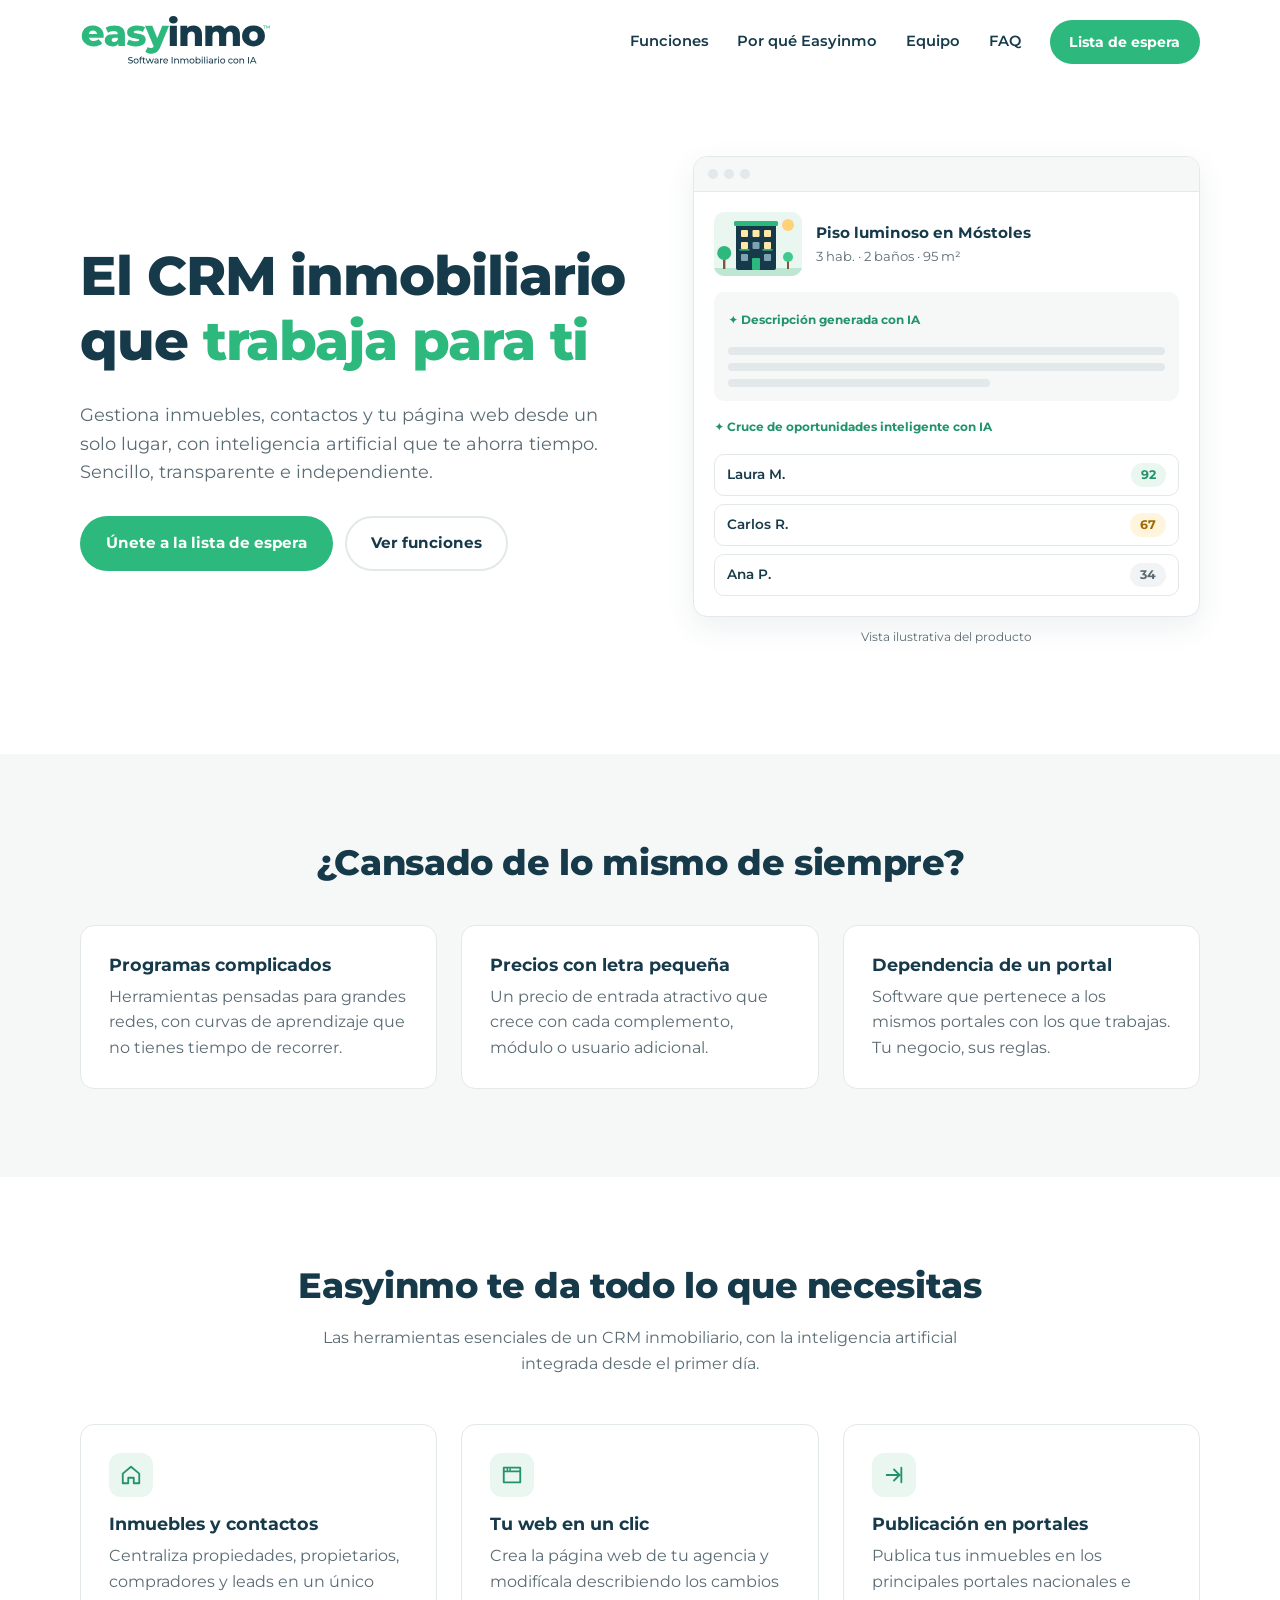
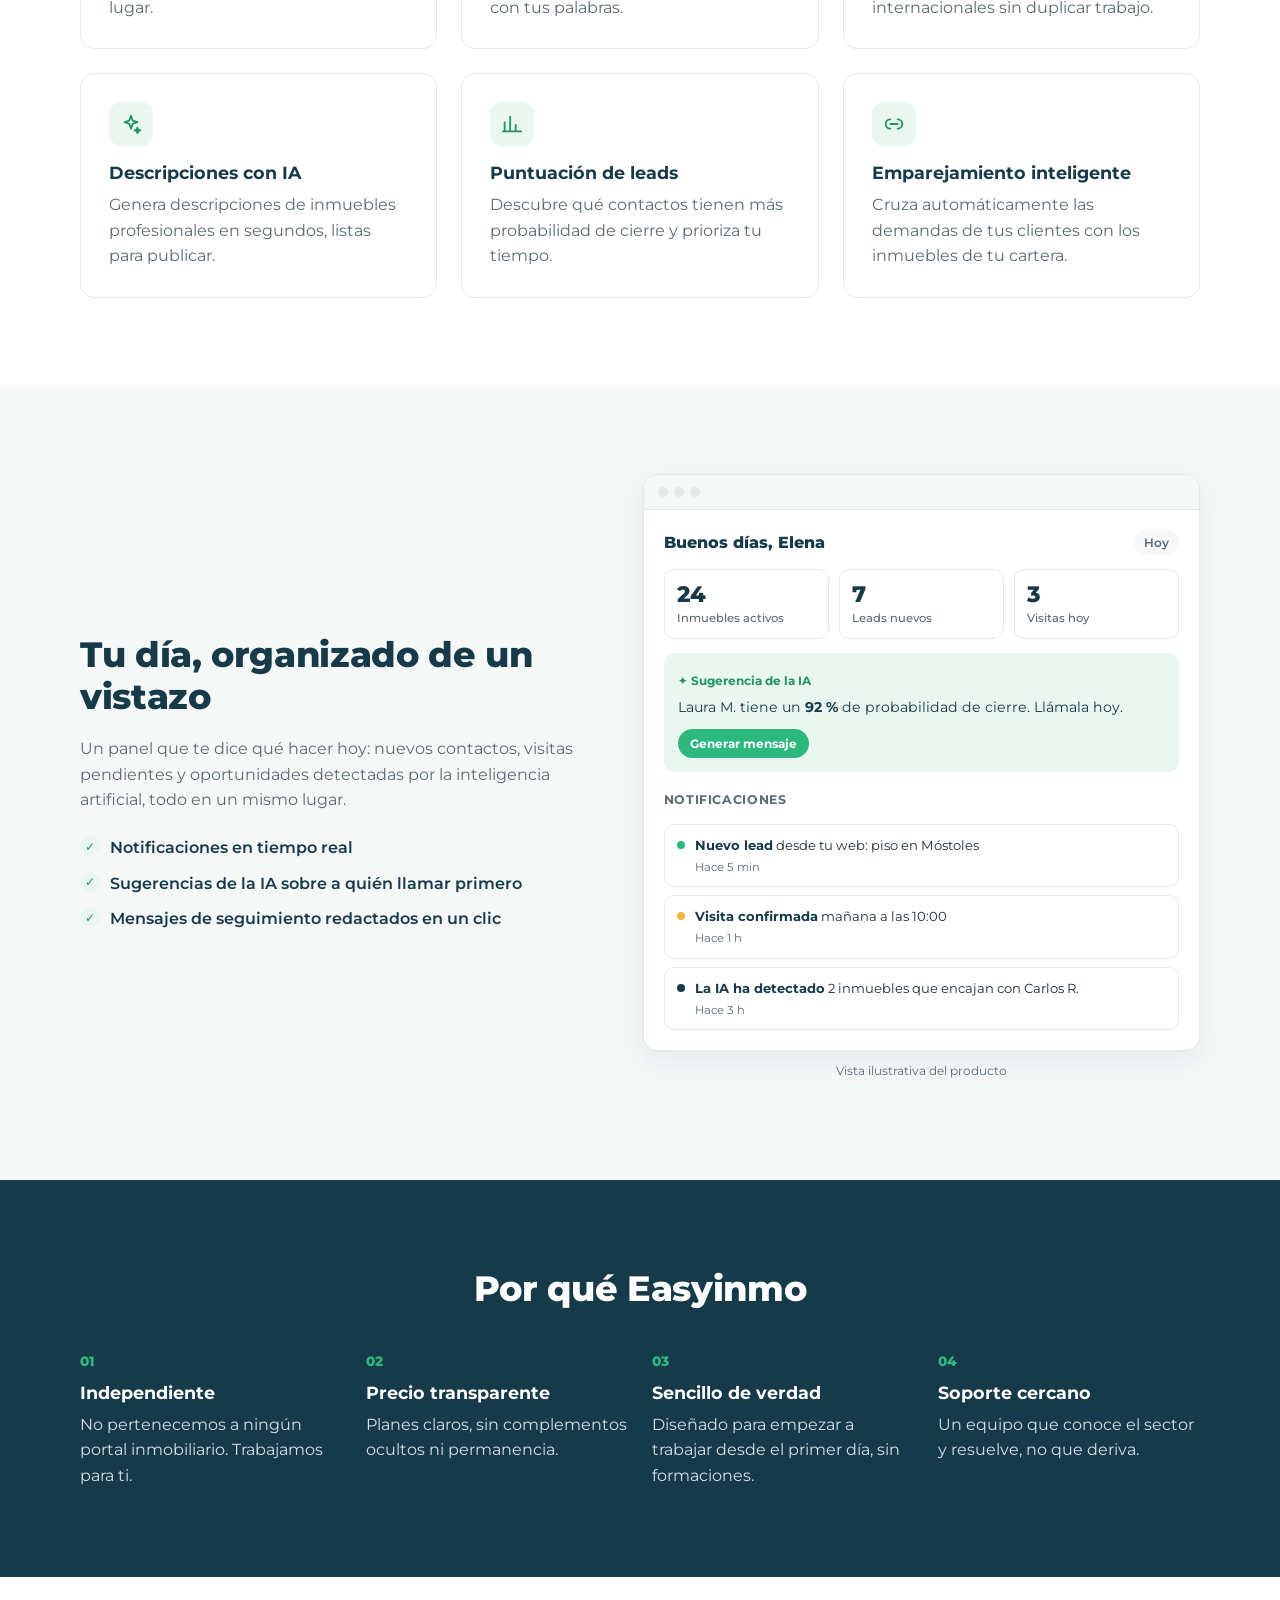
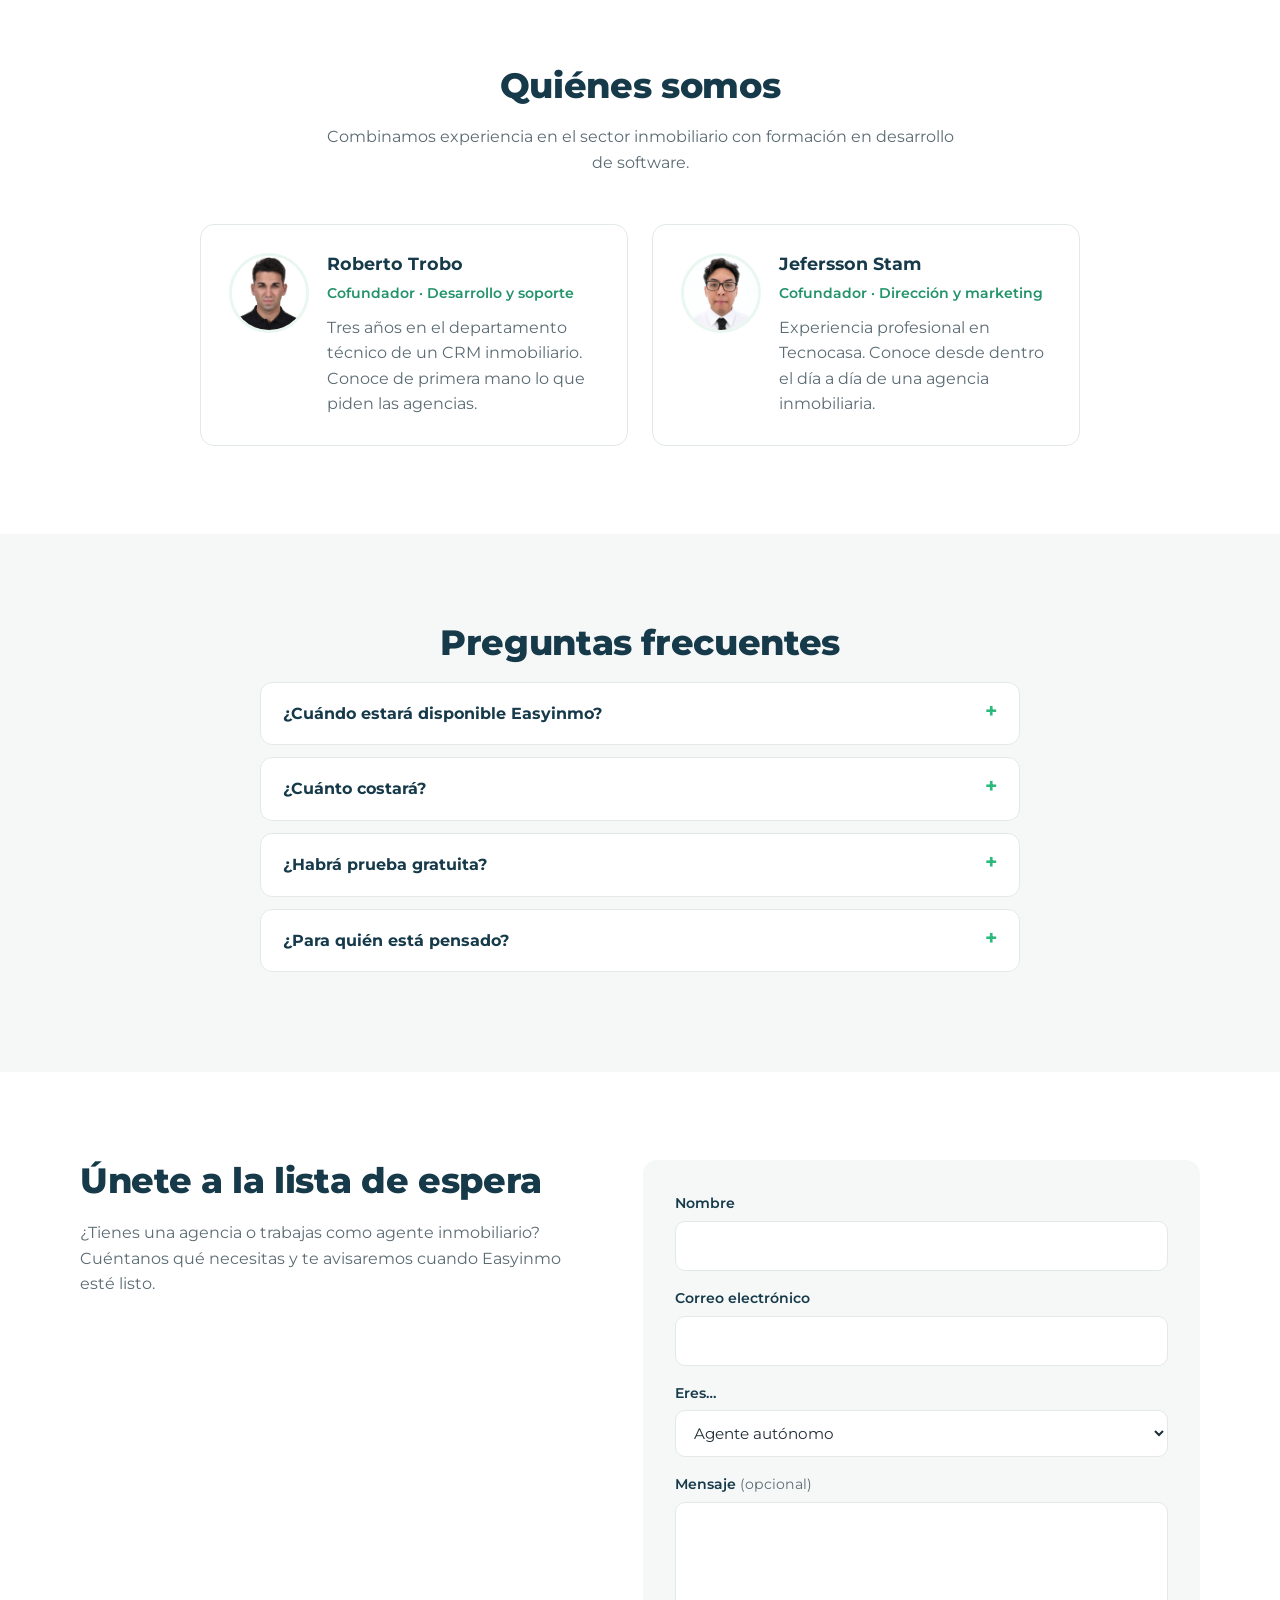
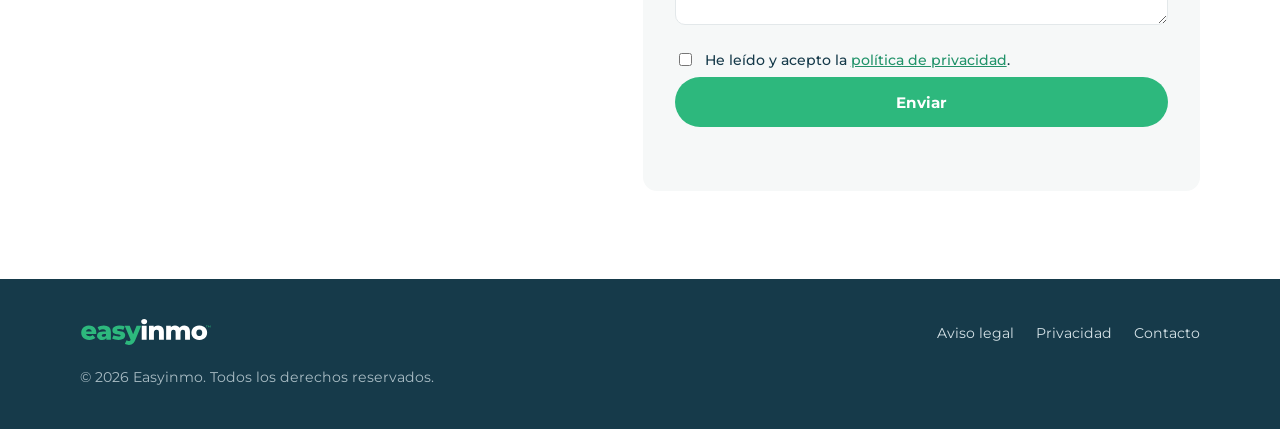
<file: index.html>
<!DOCTYPE html>
<html lang="es">
<head>
  <meta charset="UTF-8">
  <meta name="viewport" content="width=device-width, initial-scale=1.0">
  <title>Easyinmo - Software inmobiliario con IA</title>
  <meta name="description" content="Easyinmo es un CRM inmobiliario sencillo, independiente y potenciado con inteligencia artificial para autónomos y pequeñas agencias. Únete a la lista de espera.">
  <link rel="icon" type="image/svg+xml" href="assets/favicon.svg">

  <link rel="stylesheet" href="styles.css">
</head>
<body>

  <!-- ============ CABECERA ============ -->
  <header class="header" id="header">
    <div class="container header__inner">
      <a href="#inicio" class="header__logo" aria-label="Easyinmo, ir al inicio">
        <img src="assets/logo.svg" alt="Easyinmo · Software inmobiliario con IA" width="192" height="52">
      </a>

      <nav class="nav" id="nav" aria-label="Navegación principal">
        <a href="#funciones">Funciones</a>
        <a href="#por-que">Por qué Easyinmo</a>
        <a href="#equipo">Equipo</a>
        <a href="#faq">FAQ</a>
        <a href="#contacto" class="btn btn--primary btn--sm">Lista de espera</a>
      </nav>

      <button class="nav-toggle" id="navToggle" aria-label="Abrir menú" aria-expanded="false" aria-controls="nav">
        <span></span><span></span><span></span>
      </button>
    </div>
  </header>

  <main>
    <!-- ============ HERO ============ -->
    <section class="hero" id="inicio">
      <div class="container hero__inner">
        <div class="hero__text reveal">
          <!-- <span class="badge">En desarrollo · Lanzamiento en la Comunidad de Madrid</span> -->
          <h1>El CRM inmobiliario que <span class="accent">trabaja para ti</span></h1>
          <p class="lead">Gestiona inmuebles, contactos y tu página web desde un solo lugar, con inteligencia artificial que te ahorra tiempo. Sencillo, transparente e independiente.</p>
          <div class="hero__ctas">
            <a href="#contacto" class="btn btn--primary">Únete a la lista de espera</a>
            <a href="#funciones" class="btn btn--ghost">Ver funciones</a>
          </div>
        </div>

        <!-- Maqueta ilustrativa hecha con HTML/CSS (no es una captura real) -->
        <div class="hero__visual reveal" aria-hidden="true">
          <div class="mock">
            <div class="mock__bar"><span></span><span></span><span></span></div>
            <div class="mock__body">
              <div class="mock__card">
                <div class="mock__img">
                  <!-- Ilustración de un edificio de pisos -->
                  <svg viewBox="0 0 88 64" role="img" aria-label="Ilustración de un piso">
                    <rect width="88" height="64" fill="#E9F7F0"/>
                    <circle cx="74" cy="13" r="6" fill="#FFD27A"/>
                    <rect x="0" y="56" width="88" height="8" fill="#BFE6D2"/>
                    <rect x="22" y="12" width="40" height="46" rx="2" fill="#163A4A"/>
                    <rect x="20" y="9" width="44" height="5" rx="1.5" fill="#2DB87D"/>
                    <g fill="#FFE9A8">
                      <rect x="27" y="18" width="7" height="7" rx="1"/><rect x="38.5" y="18" width="7" height="7" rx="1"/><rect x="50" y="18" width="7" height="7" rx="1"/>
                      <rect x="27" y="30" width="7" height="7" rx="1"/><rect x="50" y="30" width="7" height="7" rx="1"/>
                    </g>
                    <g fill="#7FA3B3">
                      <rect x="38.5" y="30" width="7" height="7" rx="1"/>
                      <rect x="27" y="42" width="7" height="7" rx="1"/><rect x="50" y="42" width="7" height="7" rx="1"/>
                    </g>
                    <rect x="25.5" y="37" width="10" height="1.6" fill="#2DB87D"/><rect x="48.5" y="37" width="10" height="1.6" fill="#2DB87D"/>
                    <rect x="38" y="46" width="8" height="12" rx="1" fill="#2DB87D"/>
                    <rect x="9" y="44" width="2.4" height="13" fill="#7A5A3A"/>
                    <circle cx="10.2" cy="41" r="7" fill="#2DB87D"/>
                    <rect x="73" y="47" width="2" height="10" fill="#7A5A3A"/>
                    <circle cx="74" cy="45" r="5" fill="#3FC98E"/>
                  </svg>
                </div>
                <div>
                  <p class="mock__title">Piso luminoso en Móstoles</p>
                  <p class="mock__meta">3 hab. · 2 baños · 95 m²</p>
                </div>
              </div>
              <div class="mock__ai">
                <span class="chip">✦ Descripción generada con IA</span>
                <div class="line"></div><div class="line"></div><div class="line line--short"></div>
              </div>
              <div class="mock__leads">
                <span class="chip">✦ Cruce de oportunidades inteligente con IA</span>
                <div class="lead-row"><span>Laura M.</span><span class="score score--high">92</span></div>
                <div class="lead-row"><span>Carlos R.</span><span class="score score--mid">67</span></div>
                <div class="lead-row"><span>Ana P.</span><span class="score score--low">34</span></div>
              </div>
            </div>
          </div>
          <p class="mock__caption">Vista ilustrativa del producto</p>
        </div>
      </div>
    </section>

    <!-- ============ EL PROBLEMA ============ -->
    <section class="section section--soft">
      <div class="container">
        <h2 class="section__title reveal">¿Cansado de lo mismo de siempre?</h2>
        <div class="grid grid--3">
          <article class="pain reveal">
            <h3>Programas complicados</h3>
            <p>Herramientas pensadas para grandes redes, con curvas de aprendizaje que no tienes tiempo de recorrer.</p>
          </article>
          <article class="pain reveal">
            <h3>Precios con letra pequeña</h3>
            <p>Un precio de entrada atractivo que crece con cada complemento, módulo o usuario adicional.</p>
          </article>
          <article class="pain reveal">
            <h3>Dependencia de un portal</h3>
            <p>Software que pertenece a los mismos portales con los que trabajas. Tu negocio, sus reglas.</p>
          </article>
        </div>
      </div>
    </section>

    <!-- ============ FUNCIONES ============ -->
    <section class="section" id="funciones">
      <div class="container">
        <h2 class="section__title reveal">Easyinmo te da todo lo que necesitas</h2>
        <p class="section__intro reveal">Las herramientas esenciales de un CRM inmobiliario, con la inteligencia artificial integrada desde el primer día.</p>

        <div class="grid grid--3">
          <article class="feature reveal">
            <div class="feature__icon"><svg viewBox="0 0 24 24"><path d="M3 10.5 12 3l9 7.5V21h-6v-6H9v6H3z"/></svg></div>
            <h3>Inmuebles y contactos</h3>
            <p>Centraliza propiedades, propietarios, compradores y leads en un único lugar.</p>
          </article>
          <article class="feature reveal">
            <div class="feature__icon"><svg viewBox="0 0 24 24"><path d="M3 4h18v16H3zM3 8h18M7 6h.01M10 6h.01"/></svg></div>
            <h3>Tu web en un clic</h3>
            <p>Crea la página web de tu agencia y modifícala describiendo los cambios con tus palabras.</p>
          </article>
          <article class="feature reveal">
            <div class="feature__icon"><svg viewBox="0 0 24 24"><path d="M4 12h12M12 6l6 6-6 6M20 4v16"/></svg></div>
            <h3>Publicación en portales</h3>
            <p>Publica tus inmuebles en los principales portales nacionales e internacionales sin duplicar trabajo.</p>
          </article>
          <article class="feature reveal">
            <div class="feature__icon"><svg viewBox="0 0 24 24"><path d="M12 3l1.8 5.2L19 10l-5.2 1.8L12 17l-1.8-5.2L5 10l5.2-1.8zM19 16l.8 2.2L22 19l-2.2.8L19 22l-.8-2.2L16 19l2.2-.8z"/></svg></div>
            <h3>Descripciones con IA</h3>
            <p>Genera descripciones de inmuebles profesionales en segundos, listas para publicar.</p>
          </article>
          <article class="feature reveal">
            <div class="feature__icon"><svg viewBox="0 0 24 24"><path d="M4 20V10M10 20V4M16 20v-7M22 20H2"/></svg></div>
            <h3>Puntuación de leads</h3>
            <p>Descubre qué contactos tienen más probabilidad de cierre y prioriza tu tiempo.</p>
          </article>
          <article class="feature reveal">
            <div class="feature__icon"><svg viewBox="0 0 24 24"><path d="M8 7a4 4 0 1 0 0 10M16 7a4 4 0 1 1 0 10M8 12h8"/></svg></div>
            <h3>Emparejamiento inteligente</h3>
            <p>Cruza automáticamente las demandas de tus clientes con los inmuebles de tu cartera.</p>
          </article>
        </div>
      </div>
    </section>

    <!-- ============ DASHBOARD (maqueta ilustrativa) ============ -->
    <section class="section section--soft" id="dashboard">
      <div class="container split">
        <div class="split__text reveal">
          <h2>Tu día, organizado de un vistazo</h2>
          <p>Un panel que te dice qué hacer hoy: nuevos contactos, visitas pendientes y oportunidades detectadas por la inteligencia artificial, todo en un mismo lugar.</p>
          <ul class="checks">
            <li>Notificaciones en tiempo real</li>
            <li>Sugerencias de la IA sobre a quién llamar primero</li>
            <li>Mensajes de seguimiento redactados en un clic</li>
          </ul>
        </div>

        <div class="split__visual reveal" aria-hidden="true">
          <div class="mock dash">
            <div class="mock__bar"><span></span><span></span><span></span></div>
            <div class="dash__body">
              <div class="dash__head">
                <p class="dash__hello">Buenos días, Elena</p>
                <span class="dash__date">Hoy</span>
              </div>

              <div class="dash__kpis">
                <div class="kpi"><span class="kpi__num">24</span><span class="kpi__label">Inmuebles activos</span></div>
                <div class="kpi"><span class="kpi__num">7</span><span class="kpi__label">Leads nuevos</span></div>
                <div class="kpi"><span class="kpi__num">3</span><span class="kpi__label">Visitas hoy</span></div>
              </div>

              <div class="dash__ai">
                <span class="chip">✦ Sugerencia de la IA</span>
                <p>Laura M. tiene un <strong>92 %</strong> de probabilidad de cierre. Llámala hoy.</p>
                <span class="dash__btn">Generar mensaje</span>
              </div>

              <p class="dash__subtitle">Notificaciones</p>
              <ul class="notifs">
                <li><span class="dot dot--green"></span><div><strong>Nuevo lead</strong> desde tu web: piso en Móstoles<small>Hace 5 min</small></div></li>
                <li><span class="dot dot--amber"></span><div><strong>Visita confirmada</strong> mañana a las 10:00<small>Hace 1 h</small></div></li>
                <li><span class="dot dot--navy"></span><div><strong>La IA ha detectado</strong> 2 inmuebles que encajan con Carlos R.<small>Hace 3 h</small></div></li>
              </ul>
            </div>
          </div>
          <p class="mock__caption">Vista ilustrativa del producto</p>
        </div>
      </div>
    </section>

    <!-- ============ POR QUÉ EASYINMO ============ -->
    <section class="section section--dark" id="por-que">
      <div class="container">
        <h2 class="section__title reveal">Por qué Easyinmo</h2>
        <div class="grid grid--4">
          <div class="pillar reveal">
            <span class="pillar__num">01</span>
            <h3>Independiente</h3>
            <p>No pertenecemos a ningún portal inmobiliario. Trabajamos para ti.</p>
          </div>
          <div class="pillar reveal">
            <span class="pillar__num">02</span>
            <h3>Precio transparente</h3>
            <p>Planes claros, sin complementos ocultos ni permanencia.</p>
          </div>
          <div class="pillar reveal">
            <span class="pillar__num">03</span>
            <h3>Sencillo de verdad</h3>
            <p>Diseñado para empezar a trabajar desde el primer día, sin formaciones.</p>
          </div>
          <div class="pillar reveal">
            <span class="pillar__num">04</span>
            <h3>Soporte cercano</h3>
            <p>Un equipo que conoce el sector y resuelve, no que deriva.</p>
          </div>
        </div>
      </div>
    </section>

    <!-- ============ EQUIPO ============ -->
    <section class="section" id="equipo">
      <div class="container">
        <h2 class="section__title reveal">Quiénes somos</h2>
        <p class="section__intro reveal">Combinamos experiencia en el sector inmobiliario con formación en desarrollo de software.</p>
        <div class="grid grid--2 team">
          <article class="member reveal">
            <img class="member__avatar" src="assets/team/roberto.jpg" alt="Roberto Trobo" width="80" height="80" loading="lazy">
            <div>
              <h3>Roberto Trobo</h3>
              <p class="member__role">Cofundador · Desarrollo y soporte</p>
              <p>Tres años en el departamento técnico de un CRM inmobiliario. Conoce de primera mano lo que piden las agencias.</p>
            </div>
          </article>
          <article class="member reveal">
            <img class="member__avatar" src="assets/team/jefersson.jpg" alt="Jefersson Stam" width="80" height="80" loading="lazy">
            <div>
              <h3>Jefersson Stam</h3>
              <p class="member__role">Cofundador · Dirección y marketing</p>
              <p>Experiencia profesional en Tecnocasa. Conoce desde dentro el día a día de una agencia inmobiliaria.</p>
            </div>
          </article>
        </div>
      </div>
    </section>

    <!-- ============ FAQ ============ -->
    <section class="section section--soft" id="faq">
      <div class="container container--narrow">
        <h2 class="section__title reveal">Preguntas frecuentes</h2>
        <details class="faq reveal">
          <summary>¿Cuándo estará disponible Easyinmo?</summary>
          <p>Estamos desarrollando la primera versión. Si te unes a la lista de espera, serás de los primeros en probarla.</p>
        </details>
        <details class="faq reveal">
          <summary>¿Cuánto costará?</summary>
          <p>Todavía estamos definiendo los planes. Lo que sí tenemos claro: precios transparentes y sin complementos ocultos.</p>
        </details>
        <details class="faq reveal">
          <summary>¿Habrá prueba gratuita?</summary>
          <p>Sí. Podrás probar Easyinmo gratis antes de decidir si quieres contratarlo.</p>
        </details>
        <details class="faq reveal">
          <summary>¿Para quién está pensado?</summary>
          <p>Para profesionales autónomos y agencias inmobiliarias pequeñas que buscan una herramienta moderna, sencilla y asequible.</p>
        </details>
      </div>
    </section>

    <!-- ============ CONTACTO ============ -->
    <section class="section" id="contacto">
      <div class="container contact">
        <div class="contact__text reveal">
          <h2 class="section__title">Únete a la lista de espera</h2>
          <p>¿Tienes una agencia o trabajas como agente inmobiliario? Cuéntanos qué necesitas y te avisaremos cuando Easyinmo esté listo.</p>
        </div>

        <!--
          Formulario funcional mediante Web3Forms (servicio gratuito).
        -->
        <form class="form reveal" id="contactForm" novalidate>
          <input type="hidden" name="access_key" value="754dc3e5-4139-4398-8220-a1c209104f8e">
          <input type="hidden" name="subject" value="Nuevo mensaje desde Easyinmo">
          <!-- Campo trampa anti-spam: los humanos no lo ven, los bots lo rellenan -->
          <input type="checkbox" name="botcheck" class="hidden" tabindex="-1" autocomplete="off">

          <div class="form__row">
            <label for="nombre">Nombre</label>
            <input type="text" id="nombre" name="nombre" required autocomplete="name">
          </div>
          <div class="form__row">
            <label for="email">Correo electrónico</label>
            <input type="email" id="email" name="email" required autocomplete="email">
          </div>
          <div class="form__row">
            <label for="perfil">Eres…</label>
            <select id="perfil" name="perfil">
              <option>Agente autónomo</option>
              <option>Agencia pequeña (1–5 personas)</option>
              <option>Agencia mediana o grande</option>
              <option>Otro</option>
            </select>
          </div>
          <div class="form__row">
            <label for="mensaje">Mensaje <span class="optional">(opcional)</span></label>
            <textarea id="mensaje" name="mensaje" rows="4"></textarea>
          </div>
          <label class="form__check">
            <input type="checkbox" id="privacidad" name="privacidad" required>
            <span>He leído y acepto la <a href="privacidad.html" target="_blank">política de privacidad</a>.</span>
          </label>

          <button type="submit" class="btn btn--primary btn--full">Enviar</button>
          <p class="form__status" id="formStatus" role="status" aria-live="polite"></p>
        </form>
      </div>
    </section>
  </main>

  <!-- ============ PIE ============ -->
  <footer class="footer">
    <div class="container footer__inner">
      <img src="assets/logo-white.svg" alt="Easyinmo" width="130" height="27">
      <nav class="footer__links" aria-label="Enlaces legales">
        <a href="aviso-legal.html">Aviso legal</a>
        <a href="privacidad.html">Privacidad</a>
        <a href="#contacto">Contacto</a>
      </nav>
      <p class="footer__copy">© <span id="year">2026</span> Easyinmo. Todos los derechos reservados.</p>
    </div>
  </footer>

  <script src="script.js"></script>
</body>
</html>
</file>
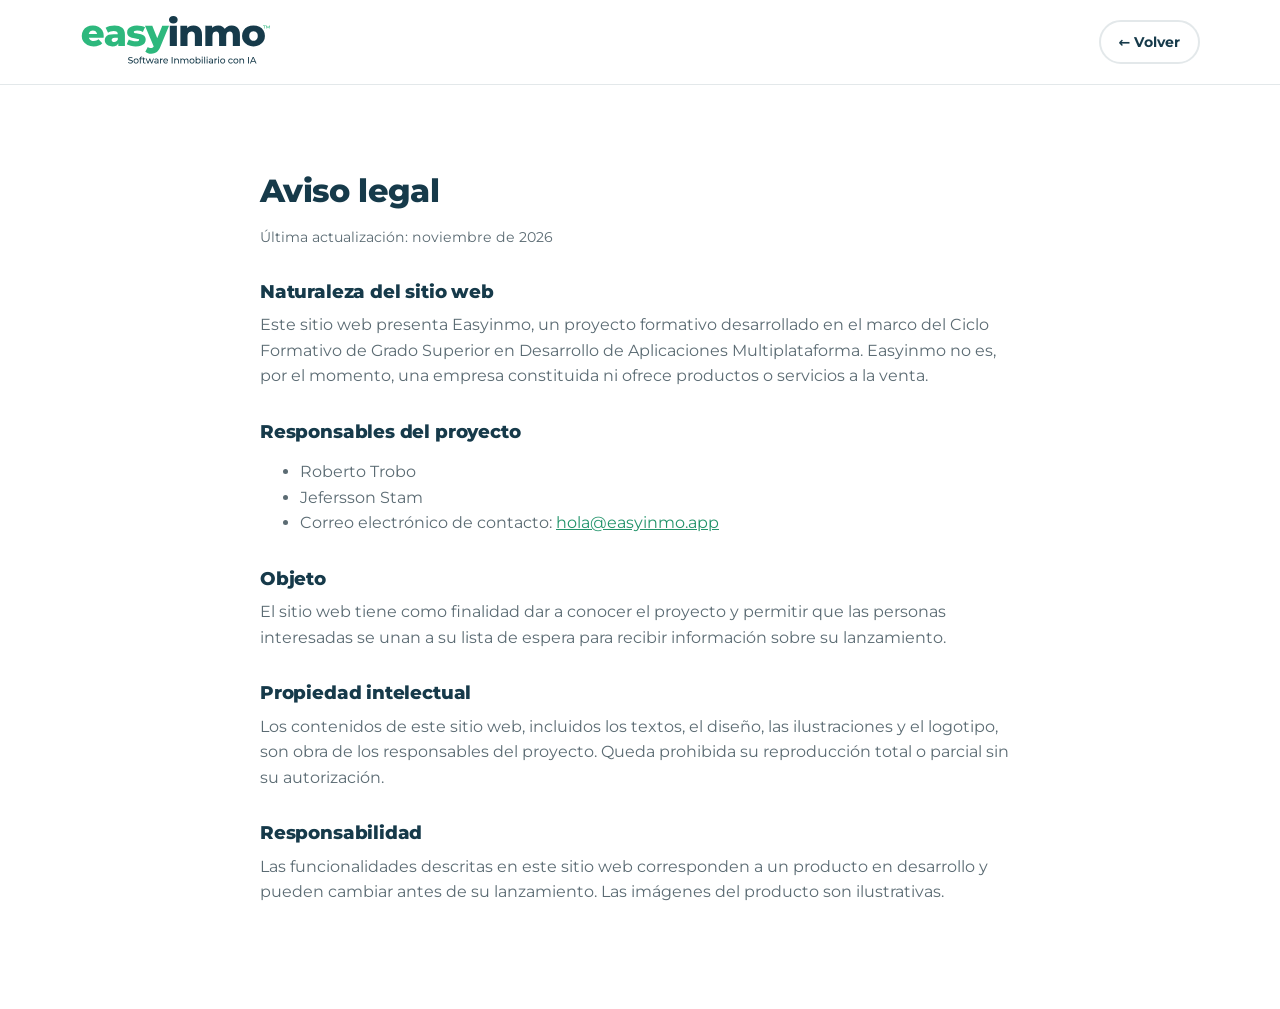
<file: aviso-legal.html>
<!DOCTYPE html>
<html lang="es">
<head>
  <meta charset="UTF-8">
  <meta name="viewport" content="width=device-width, initial-scale=1.0">
  <title>Aviso legal · Easyinmo</title>
  <link rel="icon" type="image/svg+xml" href="assets/favicon.svg">
  <link rel="stylesheet" href="styles.css">
</head>
<body>
  <header class="header is-scrolled">
    <div class="container header__inner">
      <a href="index.html" class="header__logo"><img src="assets/logo.svg" alt="Easyinmo · Software inmobiliario con IA" width="192" height="52"></a>
      <a href="index.html" class="btn btn--ghost btn--sm">← Volver</a>
    </div>
  </header>
  <main class="section">
    <div class="container container--narrow legal">
      <h1>Aviso legal</h1>
      <p class="legal__date">Última actualización: noviembre de 2026</p>

      <h2>Naturaleza del sitio web</h2>
      <p>Este sitio web presenta Easyinmo, un proyecto formativo desarrollado en el marco del Ciclo Formativo de Grado Superior en Desarrollo de Aplicaciones Multiplataforma. Easyinmo no es, por el momento, una empresa constituida ni ofrece productos o servicios a la venta.</p>

      <h2>Responsables del proyecto</h2>
      <ul>
        <li>Roberto Trobo</li>
        <li>Jefersson Stam</li>
        <li>Correo electrónico de contacto: <a href="mailto:hola@easyinmo.app">hola@easyinmo.app</a></li>
      </ul>

      <h2>Objeto</h2>
      <p>El sitio web tiene como finalidad dar a conocer el proyecto y permitir que las personas interesadas se unan a su lista de espera para recibir información sobre su lanzamiento.</p>

      <h2>Propiedad intelectual</h2>
      <p>Los contenidos de este sitio web, incluidos los textos, el diseño, las ilustraciones y el logotipo, son obra de los responsables del proyecto. Queda prohibida su reproducción total o parcial sin su autorización.</p>

      <h2>Responsabilidad</h2>
      <p>Las funcionalidades descritas en este sitio web corresponden a un producto en desarrollo y pueden cambiar antes de su lanzamiento. Las imágenes del producto son ilustrativas.</p>
    </div>
  </main>
</body>
</html>
</file>
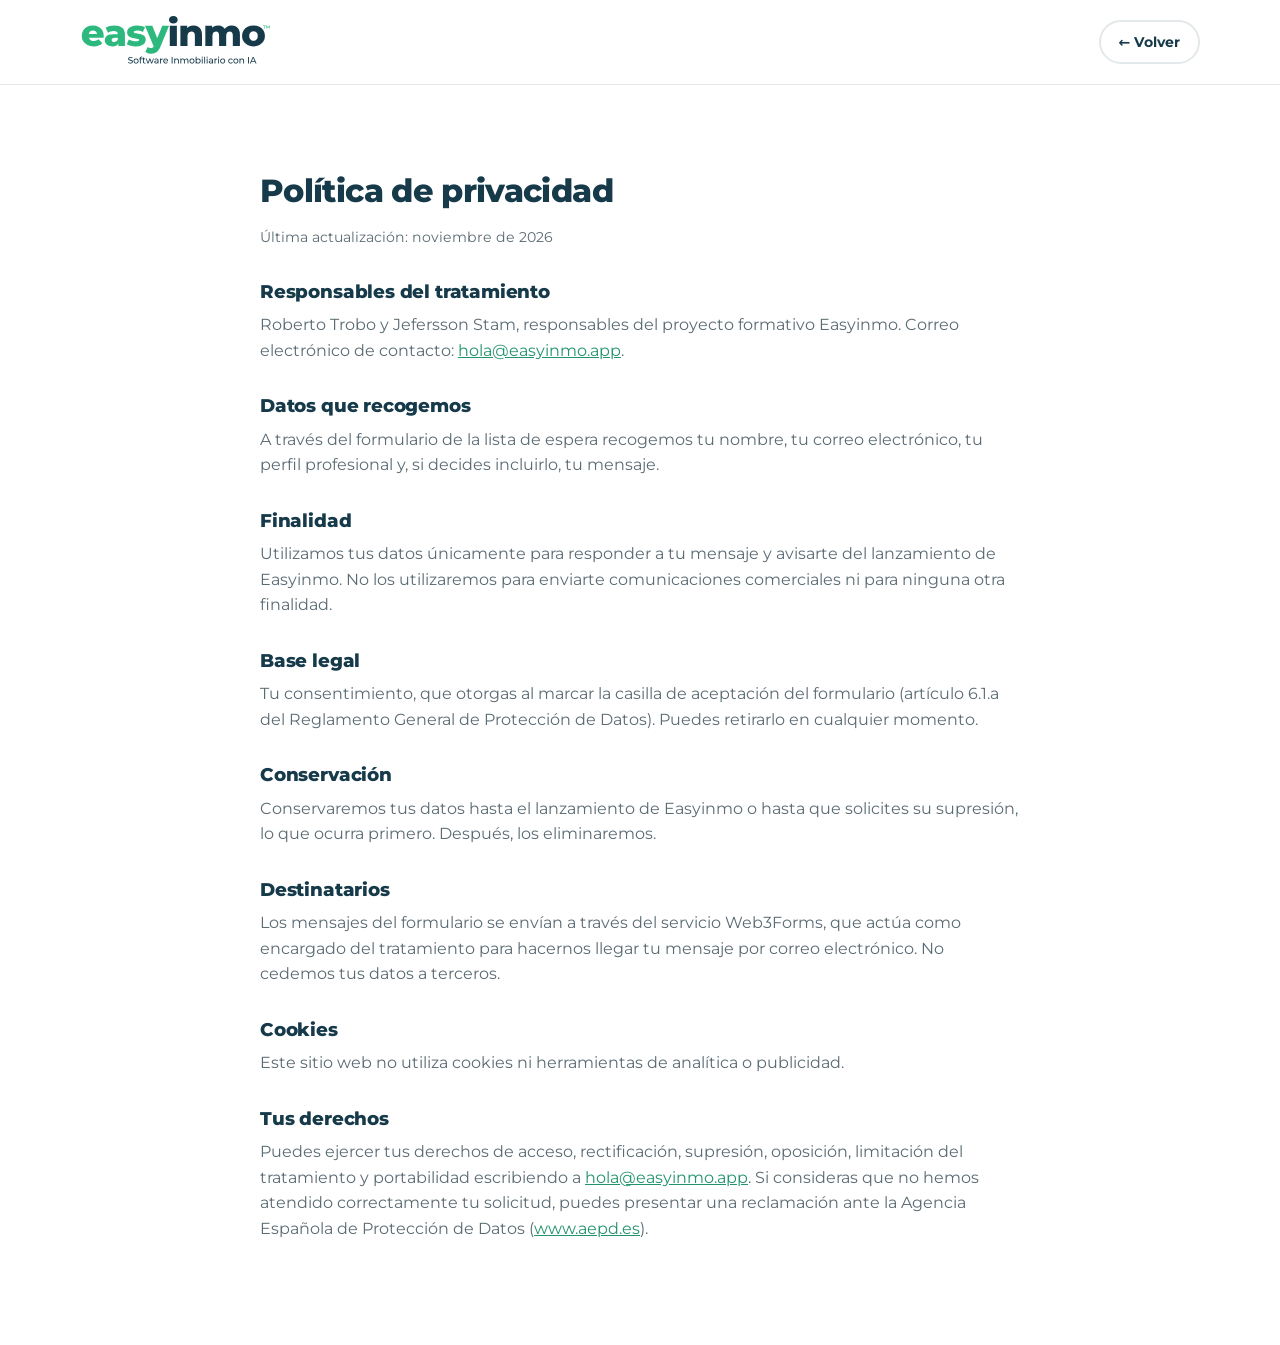
<file: privacidad.html>
<!DOCTYPE html>
<html lang="es">
<head>
  <meta charset="UTF-8">
  <meta name="viewport" content="width=device-width, initial-scale=1.0">
  <title>Política de privacidad · Easyinmo</title>
  <link rel="icon" type="image/svg+xml" href="assets/favicon.svg">
  <link rel="stylesheet" href="styles.css">
</head>
<body>
  <header class="header is-scrolled">
    <div class="container header__inner">
      <a href="index.html" class="header__logo"><img src="assets/logo.svg" alt="Easyinmo · Software inmobiliario con IA" width="192" height="52"></a>
      <a href="index.html" class="btn btn--ghost btn--sm">← Volver</a>
    </div>
  </header>
  <main class="section">
    <div class="container container--narrow legal">
      <h1>Política de privacidad</h1>
      <p class="legal__date">Última actualización: noviembre de 2026</p>

      <h2>Responsables del tratamiento</h2>
      <p>Roberto Trobo y Jefersson Stam, responsables del proyecto formativo Easyinmo. Correo electrónico de contacto: <a href="mailto:hola@easyinmo.app">hola@easyinmo.app</a>.</p>

      <h2>Datos que recogemos</h2>
      <p>A través del formulario de la lista de espera recogemos tu nombre, tu correo electrónico, tu perfil profesional y, si decides incluirlo, tu mensaje.</p>

      <h2>Finalidad</h2>
      <p>Utilizamos tus datos únicamente para responder a tu mensaje y avisarte del lanzamiento de Easyinmo. No los utilizaremos para enviarte comunicaciones comerciales ni para ninguna otra finalidad.</p>

      <h2>Base legal</h2>
      <p>Tu consentimiento, que otorgas al marcar la casilla de aceptación del formulario (artículo 6.1.a del Reglamento General de Protección de Datos). Puedes retirarlo en cualquier momento.</p>

      <h2>Conservación</h2>
      <p>Conservaremos tus datos hasta el lanzamiento de Easyinmo o hasta que solicites su supresión, lo que ocurra primero. Después, los eliminaremos.</p>

      <h2>Destinatarios</h2>
      <p>Los mensajes del formulario se envían a través del servicio Web3Forms, que actúa como encargado del tratamiento para hacernos llegar tu mensaje por correo electrónico. No cedemos tus datos a terceros.</p>

      <h2>Cookies</h2>
      <p>Este sitio web no utiliza cookies ni herramientas de analítica o publicidad.</p>

      <h2>Tus derechos</h2>
      <p>Puedes ejercer tus derechos de acceso, rectificación, supresión, oposición, limitación del tratamiento y portabilidad escribiendo a <a href="mailto:hola@easyinmo.app">hola@easyinmo.app</a>. Si consideras que no hemos atendido correctamente tu solicitud, puedes presentar una reclamación ante la Agencia Española de Protección de Datos (<a href="https://www.aepd.es" target="_blank" rel="noopener">www.aepd.es</a>).</p>
    </div>
  </main>
</body>
</html>
</file>
<file: styles.css>
/* =========================================================
   easyinmo · Hoja de estilos
   ========================================================= */

/* ---------- 0. Tipografía alojada en la propia web (sin Google Fonts) ---------- */
@font-face { font-family: "Montserrat"; font-style: normal; font-weight: 400; font-display: swap; src: url("assets/fonts/montserrat-latin-400-normal.woff2") format("woff2"); }
@font-face { font-family: "Montserrat"; font-style: normal; font-weight: 500; font-display: swap; src: url("assets/fonts/montserrat-latin-500-normal.woff2") format("woff2"); }
@font-face { font-family: "Montserrat"; font-style: normal; font-weight: 600; font-display: swap; src: url("assets/fonts/montserrat-latin-600-normal.woff2") format("woff2"); }
@font-face { font-family: "Montserrat"; font-style: normal; font-weight: 700; font-display: swap; src: url("assets/fonts/montserrat-latin-700-normal.woff2") format("woff2"); }
@font-face { font-family: "Montserrat"; font-style: normal; font-weight: 800; font-display: swap; src: url("assets/fonts/montserrat-latin-800-normal.woff2") format("woff2"); }

/* ---------- 1. Variables (colores y medidas reutilizables) ---------- */
:root {
  --green: #2DB87D;        /* verde de "easy" */
  --green-dark: #22936A;   /* verde para hover */
  --green-soft: #E9F7F0;   /* verde muy claro para fondos */
  --navy: #163A4A;         /* azul petróleo de "inmo" */
  --text: #1F2D35;
  --muted: #5B6B73;
  --bg: #FFFFFF;
  --bg-soft: #F6F8F8;
  --border: #E3E8EA;
  --radius: 14px;
  --shadow: 0 10px 30px rgba(22, 58, 74, 0.08);
  --max: 1120px;
}

/* ---------- 2. Base ---------- */
*, *::before, *::after { box-sizing: border-box; }
html { scroll-behavior: smooth; scroll-padding-top: 92px; }
body {
  margin: 0;
  font-family: "Montserrat", system-ui, sans-serif;
  color: var(--text);
  background: var(--bg);
  line-height: 1.6;
  -webkit-font-smoothing: antialiased;
}
img { max-width: 100%; display: block; }
a { color: var(--green-dark); }
h1, h2, h3 { color: var(--navy); line-height: 1.2; margin: 0 0 .5em; }
h1 { font-size: clamp(2.1rem, 4.5vw, 3.4rem); font-weight: 800; letter-spacing: -0.02em; }
h2 { font-size: clamp(1.6rem, 3vw, 2.2rem); font-weight: 800; letter-spacing: -0.01em; }
h3 { font-size: 1.1rem; font-weight: 700; }
p  { margin: 0 0 1em; }

.container { width: min(var(--max), 100% - 32px); margin-inline: auto; }
.container--narrow { max-width: 760px; }
.accent { color: var(--green); }
.hidden { display: none; }

/* ---------- 3. Botones ---------- */
.btn {
  display: inline-block;
  padding: .85rem 1.5rem;
  border-radius: 999px;
  font-weight: 700;
  font-size: .95rem;
  text-decoration: none;
  border: 2px solid transparent;
  cursor: pointer;
  transition: background .2s, color .2s, transform .2s;
  font-family: inherit;
}
.btn:hover { transform: translateY(-1px); }
.btn--primary { background: var(--green); color: #fff; }
.btn--primary:hover { background: var(--green-dark); }
.btn--ghost { border-color: var(--border); color: var(--navy); }
.btn--ghost:hover { border-color: var(--navy); }
.btn--sm { padding: .55rem 1.1rem; font-size: .88rem; }
.btn--full { width: 100%; }

/* ---------- 4. Cabecera ---------- */
.header {
  position: sticky; top: 0; z-index: 50;
  background: rgba(255,255,255,.92);
  backdrop-filter: blur(8px);
  transition: box-shadow .2s;
}
.header.is-scrolled { box-shadow: 0 1px 0 var(--border); }
.header__inner { display: flex; align-items: center; justify-content: space-between; height: 84px; }
.header__logo img { height: 52px; width: auto; }

.nav { display: flex; align-items: center; gap: 1.8rem; }
.nav a:not(.btn) { color: var(--navy); text-decoration: none; font-weight: 600; font-size: .92rem; }
.nav a:not(.btn):hover { color: var(--green); }
.nav .btn { color: #fff; }

.nav-toggle { display: none; background: none; border: 0; padding: 8px; cursor: pointer; }
.nav-toggle span { display: block; width: 24px; height: 2px; background: var(--navy); margin: 5px 0; transition: .2s; }

/* ---------- 5. Hero ---------- */
.hero { padding: 72px 0 96px; }
.hero__inner { display: grid; grid-template-columns: 1.1fr 1fr; gap: 56px; align-items: center; }
.badge {
  display: inline-block; margin-bottom: 1.2rem;
  padding: .35rem .9rem; border-radius: 999px;
  background: var(--green-soft); color: var(--green-dark);
  font-size: .8rem; font-weight: 600;
}
.lead { font-size: 1.12rem; color: var(--muted); max-width: 34em; }
.hero__ctas { display: flex; flex-wrap: wrap; gap: 12px; margin-top: 1.8rem; }

/* Maqueta ilustrativa */
.mock { background: #fff; border: 1px solid var(--border); border-radius: var(--radius); box-shadow: var(--shadow); overflow: hidden; }
.mock__bar { display: flex; gap: 6px; padding: 12px 14px; border-bottom: 1px solid var(--border); background: var(--bg-soft); }
.mock__bar span { width: 10px; height: 10px; border-radius: 50%; background: var(--border); }
.mock__body { padding: 20px; display: grid; gap: 16px; }
.mock__card { display: flex; gap: 14px; align-items: center; }
.mock__img { flex: none; width: 88px; height: 64px; border-radius: 10px; overflow: hidden; }
.mock__img svg { width: 100%; height: 100%; display: block; }
.mock__title { margin: 0; font-weight: 700; color: var(--navy); font-size: .95rem; }
.mock__meta { margin: 0; color: var(--muted); font-size: .82rem; }
.mock__ai { padding: 14px; border-radius: 10px; background: var(--bg-soft); }
.chip { display: inline-block; font-size: .75rem; font-weight: 700; color: var(--green-dark); margin-bottom: 10px; }
.line { height: 8px; border-radius: 4px; background: var(--border); margin-top: 8px; }
.line--short { width: 60%; }
.mock__leads { display: grid; gap: 8px; }
.lead-row { display: flex; justify-content: space-between; align-items: center; font-size: .85rem; font-weight: 600; color: var(--navy); padding: 8px 12px; border: 1px solid var(--border); border-radius: 10px; }
.score { font-size: .78rem; font-weight: 700; padding: 2px 10px; border-radius: 999px; }
.score--high { background: var(--green-soft); color: var(--green-dark); }
.score--mid  { background: #FFF4DE; color: #A06A00; }
.score--low  { background: #F1F3F4; color: var(--muted); }
.mock__caption { text-align: center; font-size: .75rem; color: var(--muted); margin-top: 10px; }

/* ---------- 6. Secciones genéricas ---------- */
.section { padding: 88px 0; }
.section--soft { background: var(--bg-soft); }
.section--dark { background: var(--navy); color: #D4E1E6; }
.section--dark h2, .section--dark h3 { color: #fff; }
.section__title { text-align: center; }
.section__intro { text-align: center; color: var(--muted); max-width: 40em; margin: 0 auto 3rem; }
.section__title + .grid { margin-top: 2.5rem; }

.grid { display: grid; gap: 24px; }
.grid--2 { grid-template-columns: repeat(2, 1fr); }
.grid--3 { grid-template-columns: repeat(3, 1fr); }
.grid--4 { grid-template-columns: repeat(4, 1fr); }

/* Problema */
.pain { background: #fff; padding: 28px; border-radius: var(--radius); border: 1px solid var(--border); }
.pain p { color: var(--muted); margin: 0; }

/* Funciones */
.feature { padding: 28px; border-radius: var(--radius); border: 1px solid var(--border); transition: box-shadow .2s, transform .2s; }
.feature:hover { box-shadow: var(--shadow); transform: translateY(-2px); }
.feature p { color: var(--muted); margin: 0; }
.feature__icon { width: 44px; height: 44px; border-radius: 12px; display: grid; place-items: center; background: var(--green-soft); margin-bottom: 16px; }
.feature__icon svg { width: 22px; height: 22px; fill: none; stroke: var(--green-dark); stroke-width: 2; stroke-linecap: round; stroke-linejoin: round; }

/* Pilares */
.pillar__num { display: block; font-size: .85rem; font-weight: 800; color: var(--green); margin-bottom: .6rem; }
.pillar p { margin: 0; }

/* Equipo */
.team { max-width: 880px; margin-inline: auto; }
.member { display: flex; gap: 18px; padding: 28px; border: 1px solid var(--border); border-radius: var(--radius); }
.member__avatar { flex: none; width: 80px; height: 80px; border-radius: 50%; object-fit: cover; background: var(--green-soft); border: 3px solid var(--green-soft); }
.member__role { color: var(--green-dark); font-weight: 600; font-size: .88rem; margin-bottom: .6rem; }
.member p:last-child { color: var(--muted); margin: 0; }

/* FAQ */
.faq { background: #fff; border: 1px solid var(--border); border-radius: 12px; margin-bottom: 12px; padding: 0 22px; }
.faq summary { cursor: pointer; padding: 18px 0; font-weight: 700; color: var(--navy); list-style: none; display: flex; justify-content: space-between; gap: 16px; }
.faq summary::-webkit-details-marker { display: none; }
.faq summary::after { content: "+"; color: var(--green); font-size: 1.3rem; line-height: 1; }
.faq[open] summary::after { content: "−"; }
.faq p { color: var(--muted); padding-bottom: 18px; margin: 0; }

/* ---------- 7. Contacto ---------- */
.contact { display: grid; grid-template-columns: 1fr 1.1fr; gap: 56px; align-items: start; }
.contact__text .section__title { text-align: left; }
.contact__text p { color: var(--muted); }
.form { background: var(--bg-soft); padding: 32px; border-radius: var(--radius); }
.form__row { margin-bottom: 16px; }
.form label { display: block; font-weight: 600; font-size: .88rem; color: var(--navy); margin-bottom: 6px; }
.optional { font-weight: 400; color: var(--muted); }
.form input[type="text"], .form input[type="email"], .form select, .form textarea {
  width: 100%; padding: .75rem .9rem; border: 1px solid var(--border); border-radius: 10px;
  font: inherit; font-size: .95rem; background: #fff; color: var(--text);
}
.form input:focus, .form select:focus, .form textarea:focus { outline: 2px solid var(--green); outline-offset: 1px; border-color: transparent; }
.form__check { display: flex !important; gap: 10px; align-items: flex-start; font-weight: 500 !important; margin: 4px 0 20px; }
.form__check input { margin-top: 4px; accent-color: var(--green); }
.form__status { margin: 12px 0 0; font-size: .9rem; font-weight: 600; min-height: 1.4em; }
.form__status.ok { color: var(--green-dark); }
.form__status.error { color: #C0392B; }

/* ---------- 8. Pie ---------- */
.footer { background: var(--navy); color: #A9BCC4; padding: 40px 0; font-size: .88rem; }
.footer__inner { display: flex; flex-wrap: wrap; align-items: center; justify-content: space-between; gap: 20px; }
.footer__inner img { height: 27px; width: auto; }
.footer__links { display: flex; gap: 22px; }
.footer__links a { color: #D4E1E6; text-decoration: none; }
.footer__links a:hover { color: var(--green); }
.footer__copy { margin: 0; width: 100%; }

/* ---------- 9. Animación de aparición al hacer scroll ---------- */
.reveal { opacity: 0; transform: translateY(16px); transition: opacity .6s ease, transform .6s ease; }
.reveal.is-visible { opacity: 1; transform: none; }
@media (prefers-reduced-motion: reduce) {
  .reveal { opacity: 1; transform: none; transition: none; }
  html { scroll-behavior: auto; }
}

/* ---------- 10. Responsive ---------- */
@media (max-width: 900px) {
  .hero__inner, .contact { grid-template-columns: 1fr; }
  .grid--3, .grid--4 { grid-template-columns: repeat(2, 1fr); }
  .hero { padding-top: 40px; }
}
@media (max-width: 760px) {
  .nav-toggle { display: block; }
  .nav {
    position: absolute; top: 84px; left: 0; right: 0;
    flex-direction: column; align-items: stretch; gap: 0;
    background: #fff; border-bottom: 1px solid var(--border);
    padding: 8px 16px 20px; display: none;
  }
  .nav.is-open { display: flex; }
  .nav a:not(.btn) { padding: 14px 0; border-bottom: 1px solid var(--border); }
  .nav .btn { margin-top: 14px; text-align: center; }
  .nav-toggle[aria-expanded="true"] span:nth-child(1) { transform: translateY(7px) rotate(45deg); }
  .nav-toggle[aria-expanded="true"] span:nth-child(2) { opacity: 0; }
  .nav-toggle[aria-expanded="true"] span:nth-child(3) { transform: translateY(-7px) rotate(-45deg); }
  .grid--2, .grid--3, .grid--4 { grid-template-columns: 1fr; }
  .section { padding: 64px 0; }
  .form { padding: 22px; }
}

/* ---------- 11. Páginas legales ---------- */
.legal h1 { font-size: 2rem; }
.legal h2 { font-size: 1.15rem; margin-top: 2rem; }
.legal p, .legal li { color: var(--muted); }
.legal__date { font-size: .88rem; }

/* ---------- 12. Sección dashboard (maqueta ilustrativa) ---------- */
.split { display: grid; grid-template-columns: 1fr 1.1fr; gap: 56px; align-items: center; }
.split__text p { color: var(--muted); }
.checks { list-style: none; padding: 0; margin: 1.4rem 0 0; display: grid; gap: 10px; }
.checks li { position: relative; padding-left: 30px; font-weight: 600; color: var(--navy); }
.checks li::before { content: "✓"; position: absolute; left: 0; top: 1px; width: 20px; height: 20px; border-radius: 50%; background: var(--green-soft); color: var(--green-dark); font-size: .75rem; display: grid; place-items: center; }

.dash__body { padding: 20px; display: grid; gap: 14px; }
.dash__head { display: flex; justify-content: space-between; align-items: center; }
.dash__hello { margin: 0; font-weight: 800; color: var(--navy); }
.dash__date { font-size: .75rem; font-weight: 600; color: var(--muted); background: var(--bg-soft); padding: 3px 10px; border-radius: 999px; }
.dash__kpis { display: grid; grid-template-columns: repeat(3, 1fr); gap: 10px; }
.kpi { border: 1px solid var(--border); border-radius: 10px; padding: 12px; }
.kpi__num { display: block; font-size: 1.4rem; font-weight: 800; color: var(--navy); line-height: 1.1; }
.kpi__label { display: block; margin-top: 4px; font-size: .72rem; line-height: 1.3; color: var(--muted); font-weight: 500; }
.dash__ai { background: var(--green-soft); border-radius: 10px; padding: 14px; }
.dash__ai .chip { margin-bottom: 6px; }
.dash__ai p { margin: 0 0 10px; font-size: .88rem; color: var(--navy); }
.dash__btn { display: inline-block; font-size: .75rem; font-weight: 700; color: #fff; background: var(--green); padding: 5px 12px; border-radius: 999px; }
.dash__subtitle { margin: 4px 0 0; font-size: .78rem; font-weight: 700; color: var(--muted); text-transform: uppercase; letter-spacing: .05em; }
.notifs { list-style: none; margin: 0; padding: 0; display: grid; gap: 8px; }
.notifs li { display: flex; gap: 10px; align-items: flex-start; font-size: .82rem; color: var(--text); padding: 10px 12px; border: 1px solid var(--border); border-radius: 10px; }
.notifs strong { color: var(--navy); }
.notifs small { display: block; color: var(--muted); font-size: .72rem; margin-top: 2px; }
.dot { flex: none; width: 8px; height: 8px; border-radius: 50%; margin-top: 6px; }
.dot--green { background: var(--green); }
.dot--amber { background: #F2B544; }
.dot--navy { background: var(--navy); }

@media (max-width: 900px) {
  .split { grid-template-columns: 1fr; gap: 36px; }
}
</file>
